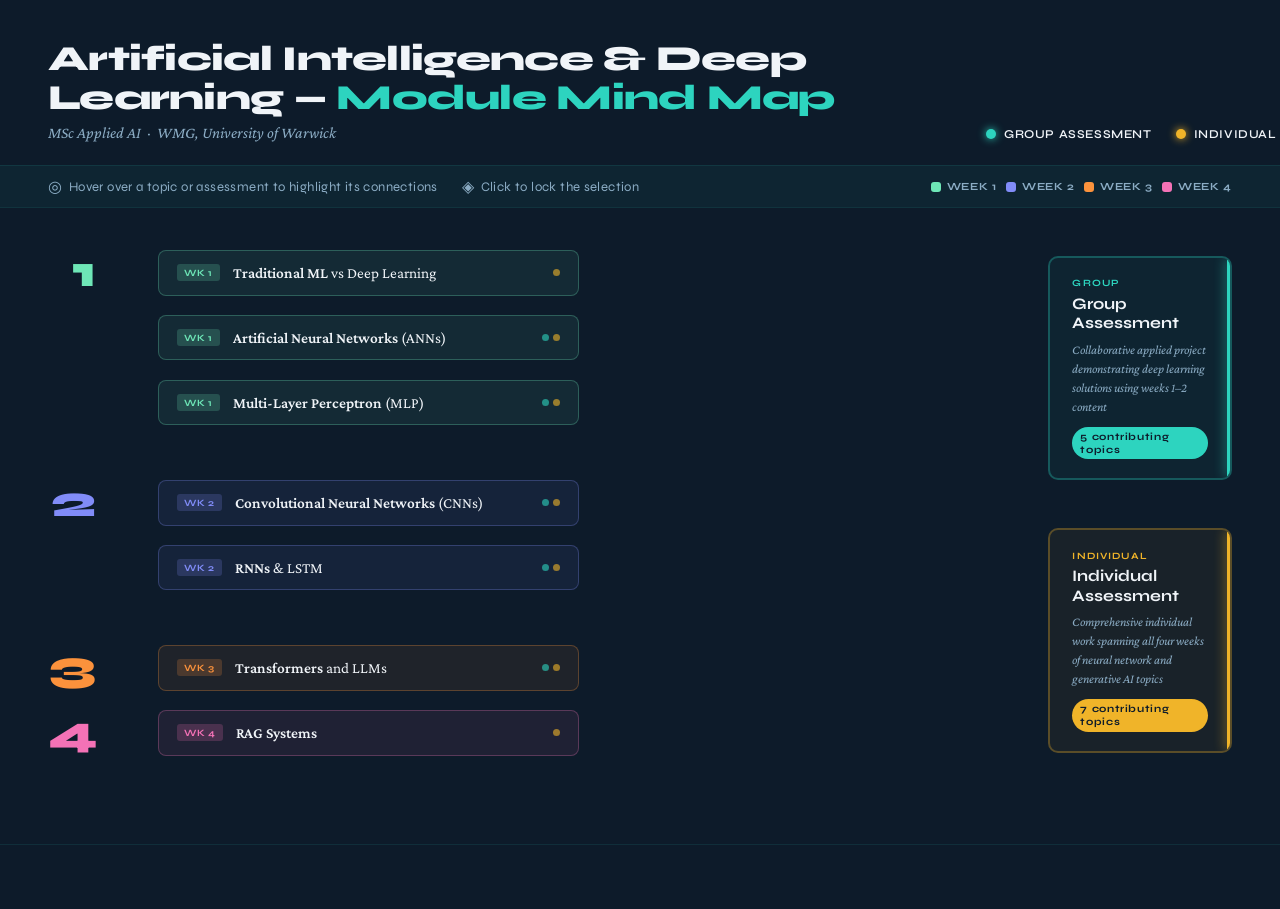
<file: Module-Preparation/0_AIDL_Module_MindMap.html>
<!DOCTYPE html>
<html lang="en">
<head>
<meta charset="UTF-8">
<meta name="viewport" content="width=device-width, initial-scale=1.0">
<title>Artificial Intelligence & Deep Learning — Module Mind Map</title>
<link href="https://fonts.googleapis.com/css2?family=Syne:wght@400;500;600;700;800&family=Crimson+Pro:ital,wght@0,300;0,400;0,600;1,300;1,400&display=swap" rel="stylesheet">
<style>
  :root {
    --navy: #0d1b2a;
    --navy-mid: #112236;
    --navy-light: #1a3352;
    --teal: #2dd4bf;
    --teal-dim: #1a9e8f;
    --gold: #f0b429;
    --gold-dim: #b8831a;
    --coral: #f97316;
    --white: #f0f4f8;
    --muted: #8bacc4;
    --group-color: #2dd4bf;
    --individual-color: #f0b429;
    --wk1-color: #6ee7b7;
    --wk1-bg: rgba(110,231,183,0.08);
    --wk1-border: rgba(110,231,183,0.28);
    --wk2-color: #818cf8;
    --wk2-bg: rgba(129,140,248,0.08);
    --wk2-border: rgba(129,140,248,0.28);
    --wk3-color: #fb923c;
    --wk3-bg: rgba(251,146,60,0.08);
    --wk3-border: rgba(251,146,60,0.28);
    --wk4-color: #f472b6;
    --wk4-bg: rgba(244,114,182,0.08);
    --wk4-border: rgba(244,114,182,0.28);
  }

  * { margin: 0; padding: 0; box-sizing: border-box; }

  body {
    background: var(--navy);
    color: var(--white);
    font-family: 'Crimson Pro', Georgia, serif;
    min-height: 100vh;
    overflow-x: hidden;
  }

  /* === HEADER === */
  header {
    padding: 2.5rem 3rem 1.5rem;
    border-bottom: 1px solid rgba(45,212,191,0.15);
    display: flex;
    align-items: flex-end;
    justify-content: space-between;
    gap: 2rem;
  }

  .header-left h1 {
    font-family: 'Syne', sans-serif;
    font-size: clamp(1.4rem, 3vw, 2.2rem);
    font-weight: 800;
    letter-spacing: -0.02em;
    line-height: 1.1;
    color: var(--white);
  }

  .header-left h1 span {
    color: var(--teal);
  }

  .header-left p {
    margin-top: 0.4rem;
    font-size: 1rem;
    color: var(--muted);
    font-style: italic;
  }

  .legend {
    display: flex;
    gap: 1.5rem;
    align-items: center;
    flex-shrink: 0;
  }

  .legend-item {
    display: flex;
    align-items: center;
    gap: 0.5rem;
    font-family: 'Syne', sans-serif;
    font-size: 0.75rem;
    font-weight: 600;
    letter-spacing: 0.05em;
    text-transform: uppercase;
    cursor: pointer;
    transition: opacity 0.2s;
  }

  .legend-item:hover { opacity: 0.7; }

  .legend-dot {
    width: 10px; height: 10px;
    border-radius: 50%;
  }

  .legend-dot.group { background: var(--group-color); box-shadow: 0 0 8px var(--group-color); }
  .legend-dot.individual { background: var(--individual-color); box-shadow: 0 0 8px var(--individual-color); }

  /* === INSTRUCTION BAR === */
  .instruction-bar {
    padding: 0.7rem 3rem;
    background: rgba(45,212,191,0.05);
    border-bottom: 1px solid rgba(45,212,191,0.08);
    font-size: 0.82rem;
    color: var(--muted);
    font-family: 'Syne', sans-serif;
    letter-spacing: 0.03em;
    display: flex;
    align-items: center;
    gap: 1.5rem;
  }

  .instruction-bar span { display: flex; align-items: center; gap: 0.4rem; }
  .instruction-bar .icon { font-size: 1rem; }

  /* === MAIN MAP AREA === */
  .map-container {
    position: relative;
    width: 100%;
    padding: 2rem 0 3rem;
  }

  #map-svg {
    position: absolute;
    top: 0; left: 0;
    width: 100%; height: 100%;
    pointer-events: none;
    z-index: 1;
  }

  .columns {
    display: grid;
    grid-template-columns: 110px 1fr 1fr 200px;
    gap: 0;
    position: relative;
    z-index: 2;
    padding: 0 3rem;
    align-items: start;
  }

  /* === WEEK COLUMN === */
  .weeks-col {
    display: flex;
    flex-direction: column;
    padding-top: 1rem;
  }

  .week-bracket {
    display: flex;
    align-items: flex-start;
    gap: 0.6rem;
    margin-bottom: 0;
    transition: all 0.3s;
  }

  .week-number {
    font-family: 'Syne', sans-serif;
    font-size: 2.8rem;
    font-weight: 800;
    color: var(--navy-light);
    line-height: 1;
    transition: color 0.3s;
    min-width: 48px;
    text-align: right;
  }

  .week-bracket.wk1 .week-number { color: var(--wk1-color); }
  .week-bracket.wk2 .week-number { color: var(--wk2-color); }
  .week-bracket.wk3 .week-number { color: var(--wk3-color); }
  .week-bracket.wk4 .week-number { color: var(--wk4-color); }
  .week-bracket.wk1 .week-brace { color: rgba(110,231,183,0.3); }
  .week-bracket.wk2 .week-brace { color: rgba(129,140,248,0.3); }
  .week-bracket.wk3 .week-brace { color: rgba(251,146,60,0.3); }
  .week-bracket.wk4 .week-brace { color: rgba(244,114,182,0.3); }

  .week-brace {
    font-size: 4rem;
    color: var(--navy-light);
    line-height: 1;
    font-family: Georgia, serif;
    font-weight: 100;
    transition: color 0.3s;
    margin-top: -0.3rem;
  }

  .week-bracket:hover .week-brace,
  .week-bracket.highlighted .week-brace {
    color: var(--teal);
  }

  /* === TOPICS COLUMN === */
  .topics-col {
    display: flex;
    flex-direction: column;
    gap: 0;
    padding-right: 1rem;
  }

  .topic-node {
    position: relative;
    margin: 0.6rem 0;
    cursor: pointer;
    transition: all 0.25s;
  }

  .topic-inner {
    display: flex;
    align-items: center;
    gap: 0.8rem;
    padding: 0.75rem 1.1rem;
    border-radius: 8px;
    border: 1px solid rgba(139,172,196,0.15);
    background: rgba(17,34,54,0.6);
    transition: all 0.25s;
    position: relative;
    overflow: hidden;
  }

  .topic-inner::before {
    content: '';
    position: absolute;
    inset: 0;
    background: linear-gradient(90deg, transparent, rgba(45,212,191,0.03));
    opacity: 0;
    transition: opacity 0.25s;
  }

  .topic-node:hover .topic-inner,
  .topic-node.active .topic-inner {
    border-color: rgba(45,212,191,0.4);
    background: rgba(26,51,82,0.9);
    transform: translateX(4px);
  }

  .topic-node:hover .topic-inner::before,
  .topic-node.active .topic-inner::before {
    opacity: 1;
  }

  .topic-node.dimmed .topic-inner {
    opacity: 0.3;
    transform: none;
  }

  .topic-node.highlighted-group .topic-inner {
    border-color: rgba(45,212,191,0.6);
    background: rgba(45,212,191,0.08);
    box-shadow: 0 0 20px rgba(45,212,191,0.1), inset 0 0 20px rgba(45,212,191,0.05);
  }

  .topic-node.highlighted-individual .topic-inner {
    border-color: rgba(240,180,41,0.6);
    background: rgba(240,180,41,0.08);
    box-shadow: 0 0 20px rgba(240,180,41,0.1), inset 0 0 20px rgba(240,180,41,0.05);
  }

  .topic-node.highlighted-both .topic-inner {
    border-color: rgba(249,115,22,0.6);
    background: rgba(249,115,22,0.07);
    box-shadow: 0 0 20px rgba(249,115,22,0.1);
  }

  .topic-tag {
    font-family: 'Syne', sans-serif;
    font-size: 0.6rem;
    font-weight: 700;
    letter-spacing: 0.08em;
    text-transform: uppercase;
    padding: 0.15rem 0.45rem;
    border-radius: 3px;
    flex-shrink: 0;
  }

  .tag-w1 { background: rgba(110,231,183,0.2); color: var(--wk1-color); }
  .tag-w2 { background: rgba(129,140,248,0.2); color: var(--wk2-color); }
  .tag-w3 { background: rgba(251,146,60,0.2);  color: var(--wk3-color); }
  .tag-w4 { background: rgba(244,114,182,0.2); color: var(--wk4-color); }

  /* Week-coloured card backgrounds */
  .topic-node.wk1 .topic-inner { border-color: var(--wk1-border); background: var(--wk1-bg); }
  .topic-node.wk2 .topic-inner { border-color: var(--wk2-border); background: var(--wk2-bg); }
  .topic-node.wk3 .topic-inner { border-color: var(--wk3-border); background: var(--wk3-bg); }
  .topic-node.wk4 .topic-inner { border-color: var(--wk4-border); background: var(--wk4-bg); }

  .topic-node.wk1:hover .topic-inner, .topic-node.wk1.active .topic-inner { border-color: var(--wk1-color); box-shadow: 0 0 18px rgba(110,231,183,0.15); }
  .topic-node.wk2:hover .topic-inner, .topic-node.wk2.active .topic-inner { border-color: var(--wk2-color); box-shadow: 0 0 18px rgba(129,140,248,0.15); }
  .topic-node.wk3:hover .topic-inner, .topic-node.wk3.active .topic-inner { border-color: var(--wk3-color); box-shadow: 0 0 18px rgba(251,146,60,0.15); }
  .topic-node.wk4:hover .topic-inner, .topic-node.wk4.active .topic-inner { border-color: var(--wk4-color); box-shadow: 0 0 18px rgba(244,114,182,0.15); }

  /* Week key strip */
  .week-key {
    display: flex;
    gap: 0.6rem;
    align-items: center;
    flex-wrap: wrap;
  }
  .week-key-item {
    display: flex;
    align-items: center;
    gap: 0.35rem;
    font-family: 'Syne', sans-serif;
    font-size: 0.68rem;
    font-weight: 700;
    letter-spacing: 0.06em;
    text-transform: uppercase;
    cursor: pointer;
    transition: opacity 0.2s;
  }
  .week-key-item:hover { opacity: 0.7; }
  .week-key-swatch {
    width: 10px; height: 10px;
    border-radius: 3px;
  }

  .topic-name {
    font-size: 0.95rem;
    font-weight: 400;
    color: var(--white);
    line-height: 1.3;
  }

  .topic-name strong {
    font-weight: 600;
  }

  .topic-node .connector-badges {
    display: flex;
    gap: 0.3rem;
    margin-left: auto;
    flex-shrink: 0;
  }

  .badge {
    width: 7px; height: 7px;
    border-radius: 50%;
    opacity: 0.6;
  }
  .badge.group { background: var(--group-color); }
  .badge.individual { background: var(--individual-color); }

  /* spacer between topics */
  .topic-spacer {
    height: 2.2rem;
  }

  /* === SPACER COL === */
  .spacer-col { /* empty middle column for SVG lines */ }

  /* === ASSESSMENTS COLUMN === */
  .assessments-col {
    display: flex;
    flex-direction: column;
    gap: 3rem;
    padding-top: 1rem;
    padding-left: 1rem;
  }

  .assessment-card {
    position: relative;
    cursor: pointer;
    transition: all 0.25s;
  }

  .assessment-inner {
    padding: 1.2rem 1.4rem;
    border-radius: 10px;
    border: 2px solid;
    transition: all 0.3s;
    position: relative;
    overflow: hidden;
  }

  .assessment-inner::after {
    content: '';
    position: absolute;
    top: 0; right: 0;
    width: 3px;
    height: 100%;
    border-radius: 0 10px 10px 0;
    transition: all 0.3s;
  }

  .assessment-card.group-card .assessment-inner {
    border-color: rgba(45,212,191,0.3);
    background: rgba(45,212,191,0.05);
  }
  .assessment-card.group-card .assessment-inner::after {
    background: var(--group-color);
    box-shadow: 0 0 12px var(--group-color);
  }
  .assessment-card.individual-card .assessment-inner {
    border-color: rgba(240,180,41,0.3);
    background: rgba(240,180,41,0.05);
  }
  .assessment-card.individual-card .assessment-inner::after {
    background: var(--individual-color);
    box-shadow: 0 0 12px var(--individual-color);
  }

  .assessment-card.group-card:hover .assessment-inner,
  .assessment-card.group-card.active .assessment-inner {
    border-color: rgba(45,212,191,0.7);
    background: rgba(45,212,191,0.12);
    transform: translateX(-4px);
    box-shadow: -8px 0 30px rgba(45,212,191,0.15);
  }
  .assessment-card.individual-card:hover .assessment-inner,
  .assessment-card.individual-card.active .assessment-inner {
    border-color: rgba(240,180,41,0.7);
    background: rgba(240,180,41,0.12);
    transform: translateX(-4px);
    box-shadow: -8px 0 30px rgba(240,180,41,0.15);
  }

  .assessment-type {
    font-family: 'Syne', sans-serif;
    font-size: 0.6rem;
    font-weight: 700;
    letter-spacing: 0.12em;
    text-transform: uppercase;
    margin-bottom: 0.3rem;
  }
  .group-card .assessment-type { color: var(--teal); }
  .individual-card .assessment-type { color: var(--gold); }

  .assessment-title {
    font-family: 'Syne', sans-serif;
    font-size: 1rem;
    font-weight: 700;
    line-height: 1.2;
    margin-bottom: 0.5rem;
  }

  .assessment-desc {
    font-size: 0.8rem;
    color: var(--muted);
    line-height: 1.5;
    font-style: italic;
  }

  .topic-count {
    display: inline-flex;
    align-items: center;
    justify-content: center;
    margin-top: 0.6rem;
    font-family: 'Syne', sans-serif;
    font-size: 0.65rem;
    font-weight: 700;
    letter-spacing: 0.06em;
    color: var(--navy);
    padding: 0.2rem 0.5rem;
    border-radius: 20px;
  }
  .group-card .topic-count { background: var(--teal); }
  .individual-card .topic-count { background: var(--gold); }

  /* === SVG LINES === */
  .connection-line {
    fill: none;
    stroke-width: 1.5;
    transition: all 0.3s;
    opacity: 0.25;
  }

  .connection-line.group-line { stroke: var(--group-color); }
  .connection-line.individual-line { stroke: var(--individual-color); }

  .connection-line.highlighted {
    opacity: 0.9;
    stroke-width: 2.5;
    filter: drop-shadow(0 0 4px currentColor);
  }

  .connection-line.dimmed {
    opacity: 0.05;
  }

  /* === TOOLTIP === */
  #tooltip {
    position: fixed;
    pointer-events: none;
    background: var(--navy-light);
    border: 1px solid rgba(45,212,191,0.3);
    border-radius: 8px;
    padding: 0.7rem 1rem;
    font-family: 'Crimson Pro', serif;
    font-size: 0.9rem;
    color: var(--white);
    max-width: 220px;
    z-index: 999;
    opacity: 0;
    transition: opacity 0.2s;
    box-shadow: 0 10px 30px rgba(0,0,0,0.5);
    line-height: 1.5;
  }

  #tooltip.visible { opacity: 1; }
  #tooltip strong { color: var(--teal); font-weight: 600; display: block; margin-bottom: 0.2rem; }

  /* === FOOTER === */
  footer {
    padding: 1.5rem 3rem;
    border-top: 1px solid rgba(45,212,191,0.1);
    display: flex;
    align-items: center;
    justify-content: space-between;
    font-family: 'Syne', sans-serif;
    font-size: 0.7rem;
    letter-spacing: 0.05em;
    color: rgba(139,172,196,0.5);
    text-transform: uppercase;
  }

  /* === PULSE ANIMATION on load === */
  @keyframes fadeInUp {
    from { opacity: 0; transform: translateY(16px); }
    to { opacity: 1; transform: translateY(0); }
  }

  @keyframes drawLine {
    from { stroke-dashoffset: 1000; }
    to { stroke-dashoffset: 0; }
  }

  .topic-node {
    animation: fadeInUp 0.5s both;
  }

  .assessment-card {
    animation: fadeInUp 0.5s both;
  }

  .topic-node:nth-child(1) { animation-delay: 0.1s; }
  .topic-node:nth-child(2) { animation-delay: 0.18s; }
  .topic-node:nth-child(3) { animation-delay: 0.26s; }
  .topic-node:nth-child(4) { animation-delay: 0.34s; }
  .topic-node:nth-child(5) { animation-delay: 0.42s; }
  .topic-node:nth-child(6) { animation-delay: 0.50s; }
  .topic-node:nth-child(7) { animation-delay: 0.58s; }

  .assessment-card:nth-child(1) { animation-delay: 0.65s; }
  .assessment-card:nth-child(2) { animation-delay: 0.75s; }

  /* Glow pulse on assessment cards */
  @keyframes glow-teal {
    0%, 100% { box-shadow: -4px 0 16px rgba(45,212,191,0.05); }
    50% { box-shadow: -4px 0 28px rgba(45,212,191,0.2); }
  }
  @keyframes glow-gold {
    0%, 100% { box-shadow: -4px 0 16px rgba(240,180,41,0.05); }
    50% { box-shadow: -4px 0 28px rgba(240,180,41,0.2); }
  }

  .group-card .assessment-inner { animation: glow-teal 4s ease-in-out infinite; }
  .individual-card .assessment-inner { animation: glow-gold 4s ease-in-out 1s infinite; }

  /* === Reset button === */
  #reset-btn {
    font-family: 'Syne', sans-serif;
    font-size: 0.7rem;
    font-weight: 600;
    letter-spacing: 0.08em;
    text-transform: uppercase;
    color: var(--muted);
    background: transparent;
    border: 1px solid rgba(139,172,196,0.2);
    padding: 0.35rem 0.8rem;
    border-radius: 4px;
    cursor: pointer;
    transition: all 0.2s;
    display: none;
  }
  #reset-btn.visible { display: block; }
  #reset-btn:hover { color: var(--white); border-color: rgba(139,172,196,0.5); }

  /* === WEEK HEIGHT SPACERS === */
  .week-topics-group {
    display: contents;
  }
</style>
</head>
<body>

<header>
  <div class="header-left">
    <h1>Artificial Intelligence & Deep Learning — <span>Module Mind Map</span></h1>
    <p>MSc Applied AI &nbsp;·&nbsp; WMG, University of Warwick</p>
  </div>
  <div style="display:flex;align-items:center;gap:2rem;">
    <button id="reset-btn">✕ Clear</button>
    <div class="legend">
      <div class="legend-item" onclick="highlightAssessment('group')">
        <div class="legend-dot group"></div>
        Group Assessment
      </div>
      <div class="legend-item" onclick="highlightAssessment('individual')">
        <div class="legend-dot individual"></div>
        Individual Assessment
      </div>
    </div>
  </div>
</header>

<div class="instruction-bar">
  <span><span class="icon">◎</span> Hover over a topic or assessment to highlight its connections</span>
  <span><span class="icon">◈</span> Click to lock the selection</span>
  <span style="margin-left:auto;">
    <div class="week-key">
      <div class="week-key-item"><div class="week-key-swatch" style="background:#6ee7b7;"></div>Week 1</div>
      <div class="week-key-item"><div class="week-key-swatch" style="background:#818cf8;"></div>Week 2</div>
      <div class="week-key-item"><div class="week-key-swatch" style="background:#fb923c;"></div>Week 3</div>
      <div class="week-key-item"><div class="week-key-swatch" style="background:#f472b6;"></div>Week 4</div>
    </div>
  </span>
</div>

<div class="map-container" id="map-container">
  <svg id="map-svg" xmlns="http://www.w3.org/2000/svg"></svg>

  <div class="columns">
    <!-- WEEKS COLUMN -->
    <div class="weeks-col" id="weeks-col">
      <!-- Populated by JS -->
    </div>

    <!-- TOPICS COLUMN -->
    <div class="topics-col" id="topics-col">
      <!-- Populated by JS -->
    </div>

    <!-- SPACER -->
    <div class="spacer-col"></div>

    <!-- ASSESSMENTS COLUMN -->
    <div class="assessments-col" id="assessments-col">
      <!-- Populated by JS -->
    </div>
  </div>
</div>

<footer></footer>

<div id="tooltip"></div>

<script>
// ============================================================
//  DATA
// ============================================================
const weeks = [
  { id: 'w1', label: '1', topics: ['t1','t2','t3'] },
  { id: 'w2', label: '2', topics: ['t4','t5'] },
  { id: 'w3', label: '3', topics: ['t6'] },
  { id: 'w4', label: '4', topics: ['t7'] },
];

const topics = [
  {
    id: 't1', week: 'w1',
    name: '<strong>Traditional ML</strong> vs Deep Learning',
    shortName: 'Traditional ML vs Deep Learning',
    assessments: ['individual'],
    detail: 'Foundational comparison: classical ML pipelines vs. end-to-end deep learning. Core context for your Individual Assessment.'
  },
  {
    id: 't2', week: 'w1',
    name: '<strong>Artificial Neural Networks</strong> (ANNs)',
    shortName: 'Artificial Neural Networks (ANNs)',
    assessments: ['group', 'individual'],
    detail: 'Perceptrons, activation functions, gradient descent, and forward propagation. Core theory underpinning both assessments.'
  },
  {
    id: 't3', week: 'w1',
    name: '<strong>Multi-Layer Perceptron</strong> (MLP)',
    shortName: 'Multi-Layer Perceptron (MLP)',
    assessments: ['group', 'individual'],
    detail: 'Architecture, hidden layers, and backpropagation. Can be useful for both group and individual assessments.'
  },
  {
    id: 't4', week: 'w2',
    name: '<strong>Convolutional Neural Networks</strong> (CNNs)',
    shortName: 'Convolutional Neural Networks (CNNs)',
    assessments: ['group', 'individual'],
    detail: 'Architecture, filters, pooling, and feature maps. Can be useful for both group and individual assessments.'
  },
  {
    id: 't5', week: 'w2',
    name: '<strong>RNNs</strong> & LSTM',
    shortName: 'RNNs & LSTM',
    assessments: ['group', 'individual'],
    detail: 'Sequence modelling. Can be useful for both group and individual assessments.'
  },
  {
    id: 't6', week: 'w3',
    name: '<strong>Transformers</strong> and LLMs',
    shortName: 'Transformers and LLMs',
    assessments: ['group', 'individual'],
    detail: 'Attention mechanisms, LLM models. Can be useful for both group and individual assessments.'
  },
  {
    id: 't7', week: 'w4',
    name: '<strong>RAG Systems</strong>',
    shortName: 'RAG Systems',
    assessments: ['individual'],
    detail: 'Combining Retrieval with Generative models. Can be useful for your individual assessment.'
  },
];

const assessments = [
  {
    id: 'group',
    type: 'Group',
    title: 'Group Assessment',
    desc: 'Collaborative applied project demonstrating deep learning solutions using weeks 1–2 content',
    cardClass: 'group-card',
  },
  {
    id: 'individual',
    type: 'Individual',
    title: 'Individual Assessment',
    desc: 'Comprehensive individual work spanning all four weeks of neural network and generative AI topics',
    cardClass: 'individual-card',
  },
];

// ============================================================
//  BUILD DOM
// ============================================================
let activeFilter = null; // 'group' | 'individual' | topicId | null
let locked = false;

function buildDOM() {
  buildWeeks();
  buildTopics();
  buildAssessments();
}

function buildWeeks() {
  const col = document.getElementById('weeks-col');
  // We need week brackets that visually span their topics
  // We'll position them absolutely after layout — for now build as flex items
  weeks.forEach(w => {
    const el = document.createElement('div');
    el.className = 'week-bracket wk' + w.label;
    el.id = 'week-' + w.id;
    el.innerHTML = `
      <div class="week-number">${w.label}</div>
      <div class="week-brace"></div>
    `;
    col.appendChild(el);
  });
}

function buildTopics() {
  const col = document.getElementById('topics-col');
  topics.forEach(t => {
    const weekObj = weeks.find(w => w.id === t.week);
    const weekNum = weekObj ? weekObj.label : '?';
    const badges = t.assessments.map(a => `<div class="badge ${a}"></div>`).join('');

    const el = document.createElement('div');
    el.className = 'topic-node wk' + weekNum;
    el.id = 'topic-' + t.id;
    el.dataset.topic = t.id;
    el.innerHTML = `
      <div class="topic-inner">
        <div class="topic-tag tag-w${weekNum}">Wk ${weekNum}</div>
        <div class="topic-name">${t.name}</div>
        <div class="connector-badges">${badges}</div>
      </div>
    `;

    el.addEventListener('mouseenter', () => { if (!locked) handleTopicHover(t.id); showTooltip(el, t); });
    el.addEventListener('mouseleave', () => { if (!locked) clearHighlight(); hideTooltip(); });
    el.addEventListener('click', () => toggleLock('topic', t.id));

    col.appendChild(el);

    // Add spacer after w1 and w2 topics
    if (t.id === 't3' || t.id === 't5') {
      const sp = document.createElement('div');
      sp.className = 'topic-spacer';
      col.appendChild(sp);
    }
  });
}

function buildAssessments() {
  const col = document.getElementById('assessments-col');
  assessments.forEach(a => {
    const topicCount = topics.filter(t => t.assessments.includes(a.id)).length;
    const el = document.createElement('div');
    el.className = `assessment-card ${a.cardClass}`;
    el.id = 'assess-' + a.id;
    el.dataset.assessment = a.id;
    el.innerHTML = `
      <div class="assessment-inner">
        <div class="assessment-type">${a.type}</div>
        <div class="assessment-title">${a.title}</div>
        <div class="assessment-desc">${a.desc}</div>
        <div class="topic-count">${topicCount} contributing topics</div>
      </div>
    `;

    el.addEventListener('mouseenter', () => { if (!locked) { highlightAssessment(a.id); } showAssessTooltip(el, a); });
    el.addEventListener('mouseleave', () => { if (!locked) clearHighlight(); hideTooltip(); });
    el.addEventListener('click', () => toggleLock('assessment', a.id));
    col.appendChild(el);
  });
}

// ============================================================
//  SVG LINES
// ============================================================
function drawLines() {
  const svg = document.getElementById('map-svg');
  const container = document.getElementById('map-container');
  const containerRect = container.getBoundingClientRect();

  svg.innerHTML = '';
  svg.setAttribute('viewBox', `0 0 ${containerRect.width} ${containerRect.height}`);

  // For each topic→assessment connection, draw a bezier
  topics.forEach(t => {
    const topicEl = document.getElementById('topic-' + t.id);
    if (!topicEl) return;
    const topicRect = topicEl.getBoundingClientRect();
    const startX = topicRect.right - containerRect.left;
    const startY = topicRect.top + topicRect.height / 2 - containerRect.top;

    t.assessments.forEach(aId => {
      const assessEl = document.getElementById('assess-' + aId);
      if (!assessEl) return;
      const assessRect = assessEl.getBoundingClientRect();
      const endX = assessRect.left - containerRect.left;
      const endY = assessRect.top + assessRect.height / 2 - containerRect.top;

      const cp1x = startX + (endX - startX) * 0.4;
      const cp1y = startY;
      const cp2x = startX + (endX - startX) * 0.6;
      const cp2y = endY;

      const path = document.createElementNS('http://www.w3.org/2000/svg', 'path');
      path.setAttribute('d', `M ${startX} ${startY} C ${cp1x} ${cp1y}, ${cp2x} ${cp2y}, ${endX} ${endY}`);
      path.setAttribute('class', `connection-line ${aId}-line`);
      path.setAttribute('data-topic', t.id);
      path.setAttribute('data-assessment', aId);
      path.setAttribute('stroke-dasharray', '1000');
      path.setAttribute('stroke-dashoffset', '0');
      svg.appendChild(path);

      // Animate in
      const delay = (topics.indexOf(t) * 0.07 + 0.8) * 1000;
      path.style.opacity = '0';
      setTimeout(() => {
        path.style.transition = 'opacity 0.5s';
        path.style.opacity = '0.25';
      }, delay);
    });
  });
}

// ============================================================
//  HIGHLIGHT LOGIC
// ============================================================
function handleTopicHover(topicId) {
  const t = topics.find(x => x.id === topicId);
  if (!t) return;

  // Dim all topics
  topics.forEach(x => {
    const el = document.getElementById('topic-' + x.id);
    el.classList.remove('active','highlighted-group','highlighted-individual','highlighted-both','dimmed');
    if (x.id === topicId) {
      el.classList.add('active');
      // Add highlight classes based on assessments
      if (t.assessments.includes('group') && t.assessments.includes('individual')) {
        el.classList.add('highlighted-both');
      } else if (t.assessments.includes('group')) {
        el.classList.add('highlighted-group');
      } else {
        el.classList.add('highlighted-individual');
      }
    } else {
      el.classList.add('dimmed');
    }
  });

  // Highlight assessments
  assessments.forEach(a => {
    const el = document.getElementById('assess-' + a.id);
    el.classList.remove('active');
    if (t.assessments.includes(a.id)) el.classList.add('active');
  });

  // Lines
  document.querySelectorAll('.connection-line').forEach(line => {
    line.classList.remove('highlighted','dimmed');
    if (line.dataset.topic === topicId) {
      line.classList.add('highlighted');
    } else {
      line.classList.add('dimmed');
    }
  });
}

function highlightAssessment(assessId) {
  const relatedTopics = topics.filter(t => t.assessments.includes(assessId)).map(t => t.id);

  topics.forEach(t => {
    const el = document.getElementById('topic-' + t.id);
    el.classList.remove('active','highlighted-group','highlighted-individual','highlighted-both','dimmed');
    if (relatedTopics.includes(t.id)) {
      el.classList.add(assessId === 'group' ? 'highlighted-group' : 'highlighted-individual');
    } else {
      el.classList.add('dimmed');
    }
  });

  assessments.forEach(a => {
    const el = document.getElementById('assess-' + a.id);
    el.classList.remove('active');
    if (a.id === assessId) el.classList.add('active');
  });

  document.querySelectorAll('.connection-line').forEach(line => {
    line.classList.remove('highlighted','dimmed');
    if (line.dataset.assessment === assessId) {
      line.classList.add('highlighted');
    } else {
      line.classList.add('dimmed');
    }
  });

  if (!locked) {
    locked = true;
    activeFilter = { type: 'assessment', id: assessId };
    document.getElementById('reset-btn').classList.add('visible');
  }
}

function clearHighlight() {
  topics.forEach(t => {
    const el = document.getElementById('topic-' + t.id);
    el.classList.remove('active','highlighted-group','highlighted-individual','highlighted-both','dimmed');
  });
  assessments.forEach(a => {
    const el = document.getElementById('assess-' + a.id);
    el.classList.remove('active');
  });
  document.querySelectorAll('.connection-line').forEach(line => {
    line.classList.remove('highlighted','dimmed');
  });
}

function toggleLock(type, id) {
  if (locked && activeFilter && activeFilter.type === type && activeFilter.id === id) {
    locked = false;
    activeFilter = null;
    clearHighlight();
    document.getElementById('reset-btn').classList.remove('visible');
  } else {
    locked = true;
    activeFilter = { type, id };
    if (type === 'topic') handleTopicHover(id);
    else highlightAssessment(id);
    document.getElementById('reset-btn').classList.add('visible');
  }
}

document.getElementById('reset-btn').addEventListener('click', () => {
  locked = false;
  activeFilter = null;
  clearHighlight();
  document.getElementById('reset-btn').classList.remove('visible');
});

// ============================================================
//  TOOLTIP
// ============================================================
const tooltip = document.getElementById('tooltip');

function showTooltip(el, t) {
  const aLabels = t.assessments.map(a => a === 'group' ? '🟢 Group' : '🟡 Individual').join(' &nbsp;·&nbsp; ');
  tooltip.innerHTML = `<strong>${t.shortName}</strong>${t.detail}<br><br>${aLabels}`;
  tooltip.classList.add('visible');
}

function showAssessTooltip(el, a) {
  const relatedTopics = topics.filter(t => t.assessments.includes(a.id));
  const topicList = relatedTopics.map(t => `· ${t.shortName}`).join('<br>');
  tooltip.innerHTML = `<strong>${a.title}</strong>Draws from:<br>${topicList}`;
  tooltip.classList.add('visible');
}

function hideTooltip() {
  tooltip.classList.remove('visible');
}

document.addEventListener('mousemove', e => {
  const x = e.clientX;
  const y = e.clientY;
  const tw = tooltip.offsetWidth;
  const th = tooltip.offsetHeight;
  const vw = window.innerWidth;
  const vh = window.innerHeight;
  const left = x + 15 + tw > vw ? x - tw - 15 : x + 15;
  const top = y + 15 + th > vh ? y - th - 10 : y + 15;
  tooltip.style.left = left + 'px';
  tooltip.style.top = top + 'px';
});

// ============================================================
//  WEEK BRACKET VERTICAL ALIGNMENT
// ============================================================
function alignWeekBrackets() {
  weeks.forEach(w => {
    const firstTopic = document.getElementById('topic-' + w.topics[0]);
    const lastTopic = document.getElementById('topic-' + w.topics[w.topics.length - 1]);
    const weekEl = document.getElementById('week-' + w.id);
    if (!firstTopic || !lastTopic || !weekEl) return;

    const colTop = document.getElementById('topics-col').getBoundingClientRect().top;
    const firstRect = firstTopic.getBoundingClientRect();
    const lastRect = lastTopic.getBoundingClientRect();

    const centerY = (firstRect.top + lastRect.bottom) / 2 - colTop;
    weekEl.style.position = 'absolute';
    weekEl.style.top = (centerY - 30) + 'px';
  });
}

// ============================================================
//  INIT
// ============================================================
window.addEventListener('DOMContentLoaded', () => {
  buildDOM();
  // Wait for layout
  requestAnimationFrame(() => {
    requestAnimationFrame(() => {
      drawLines();
      // Position week col
      positionWeekCol();
    });
  });
});

function positionWeekCol() {
  const weeksCol = document.getElementById('weeks-col');
  const topicsCol = document.getElementById('topics-col');
  const containerRect = document.getElementById('map-container').getBoundingClientRect();

  weeksCol.style.position = 'relative';

  weeks.forEach(w => {
    const firstTopic = document.getElementById('topic-' + w.topics[0]);
    const lastTopic = document.getElementById('topic-' + w.topics[w.topics.length - 1]);
    const weekEl = document.getElementById('week-' + w.id);
    if (!firstTopic || !lastTopic || !weekEl) return;

    const colRect = topicsCol.getBoundingClientRect();
    const firstRect = firstTopic.getBoundingClientRect();
    const lastRect = lastTopic.getBoundingClientRect();

    const midY = (firstRect.top + lastRect.bottom) / 2;

    // Get brace height to span topics
    const spanPx = lastRect.bottom - firstRect.top;
    const brace = weekEl.querySelector('.week-brace');
    brace.style.fontSize = Math.max(spanPx * 0.95, 40) + 'px';
    brace.style.lineHeight = '1';
    brace.style.height = spanPx + 'px';
    brace.style.display = 'flex';
    brace.style.alignItems = 'center';
  });

  // Now position the week brackets vertically
  const weeksColRect = weeksCol.getBoundingClientRect();
  weeks.forEach(w => {
    const firstTopic = document.getElementById('topic-' + w.topics[0]);
    const lastTopic = document.getElementById('topic-' + w.topics[w.topics.length - 1]);
    const weekEl = document.getElementById('week-' + w.id);
    if (!firstTopic || !lastTopic) return;

    const firstRect = firstTopic.getBoundingClientRect();
    const lastRect = lastTopic.getBoundingClientRect();
    const midY = (firstRect.top + lastRect.bottom) / 2 - weeksColRect.top;

    weekEl.style.position = 'absolute';
    weekEl.style.top = (firstRect.top - weeksColRect.top) + 'px';
    weekEl.style.width = '100%';
  });

  weeksCol.style.height = (() => {
    const last = weeks[weeks.length - 1];
    const lastTopic = document.getElementById('topic-' + last.topics[last.topics.length - 1]);
    if (!lastTopic) return '600px';
    return (lastTopic.getBoundingClientRect().bottom - weeksCol.getBoundingClientRect().top + 40) + 'px';
  })();
}

window.addEventListener('resize', () => {
  drawLines();
  positionWeekCol();
});
</script>
</body>
</html>
</file>
